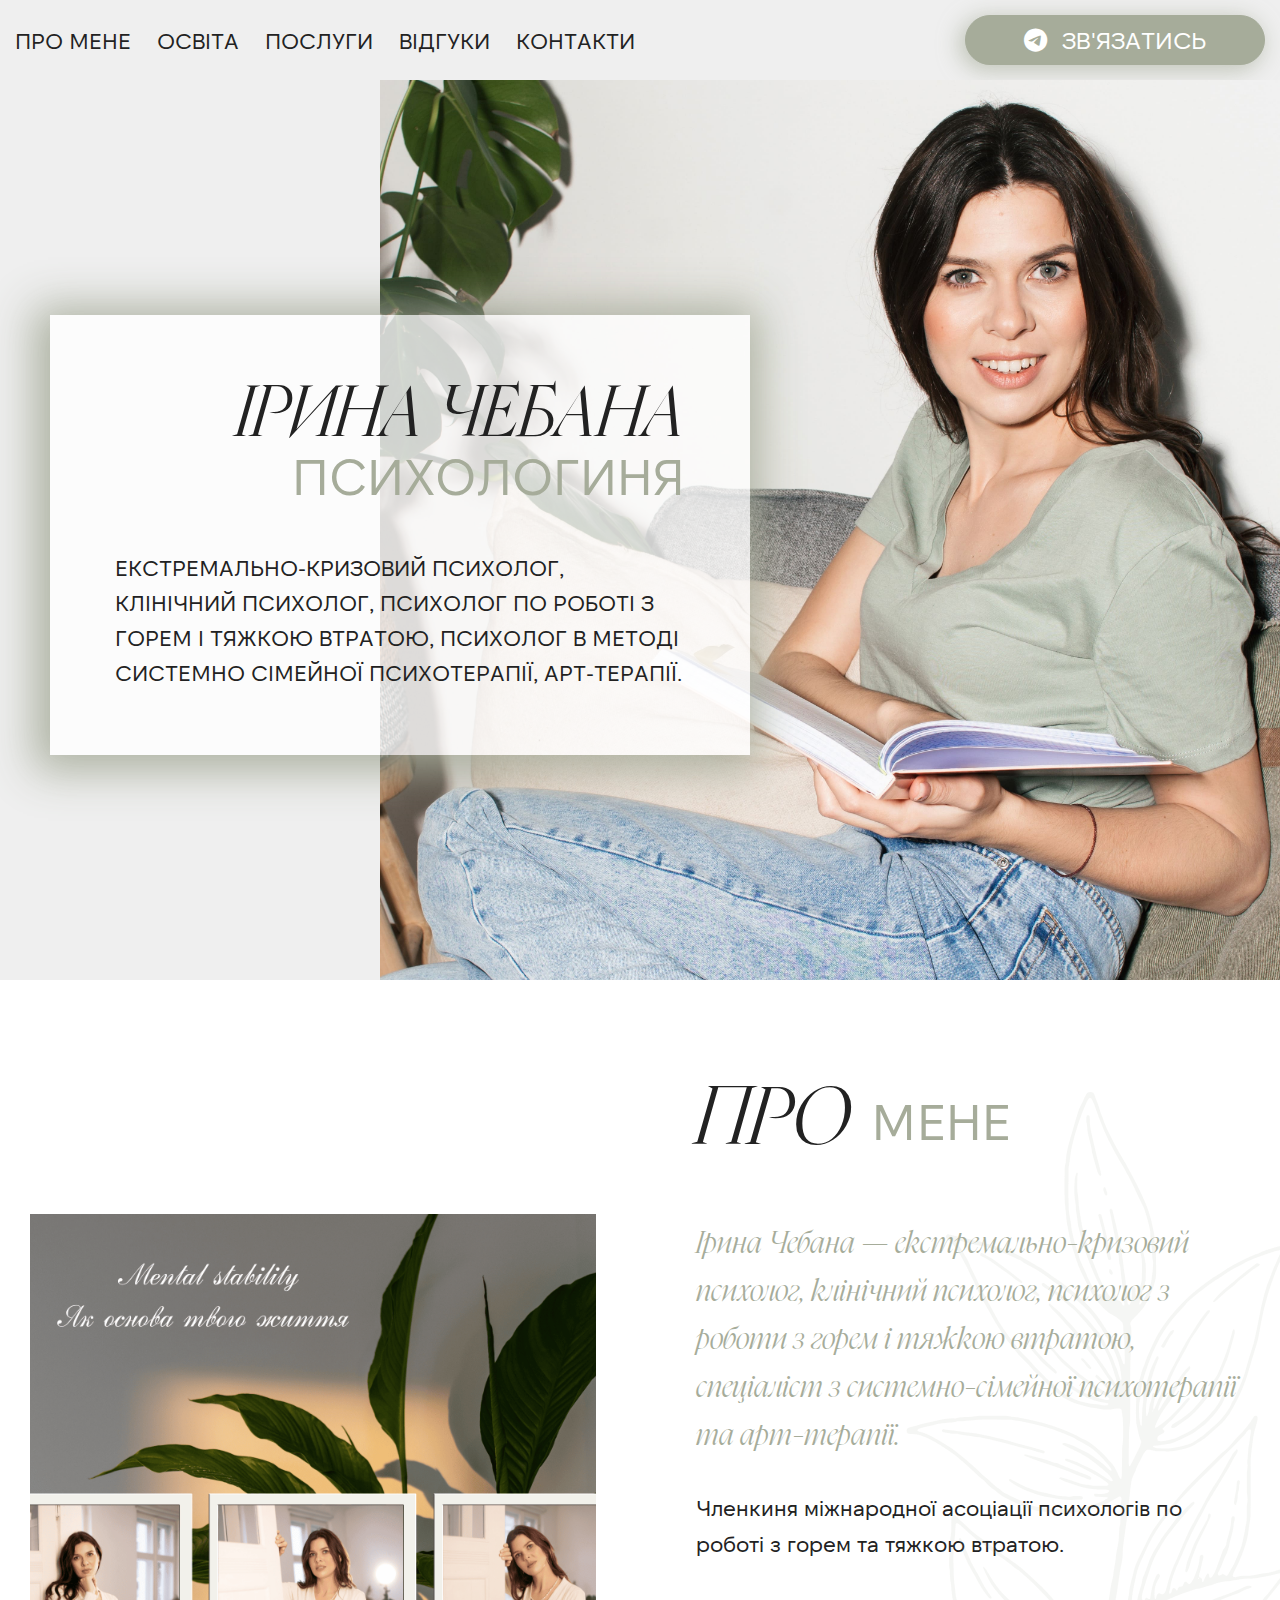
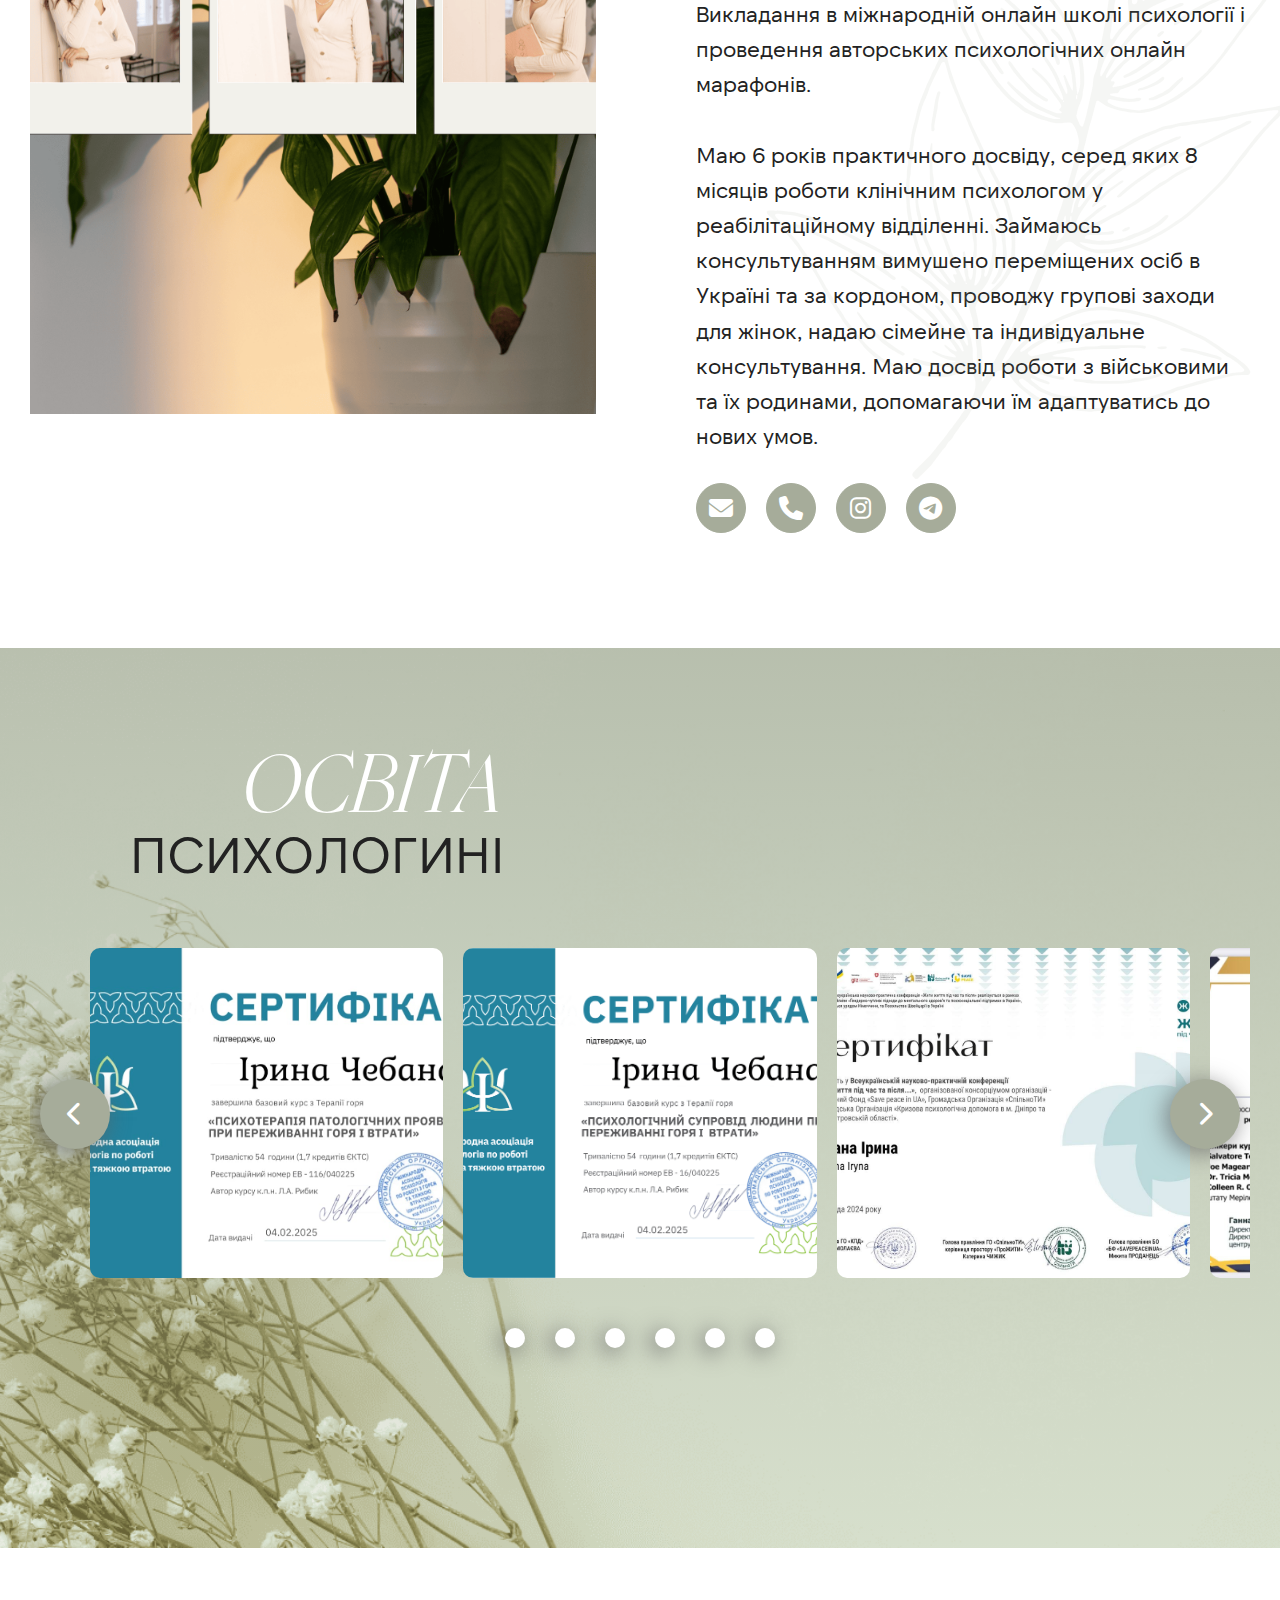
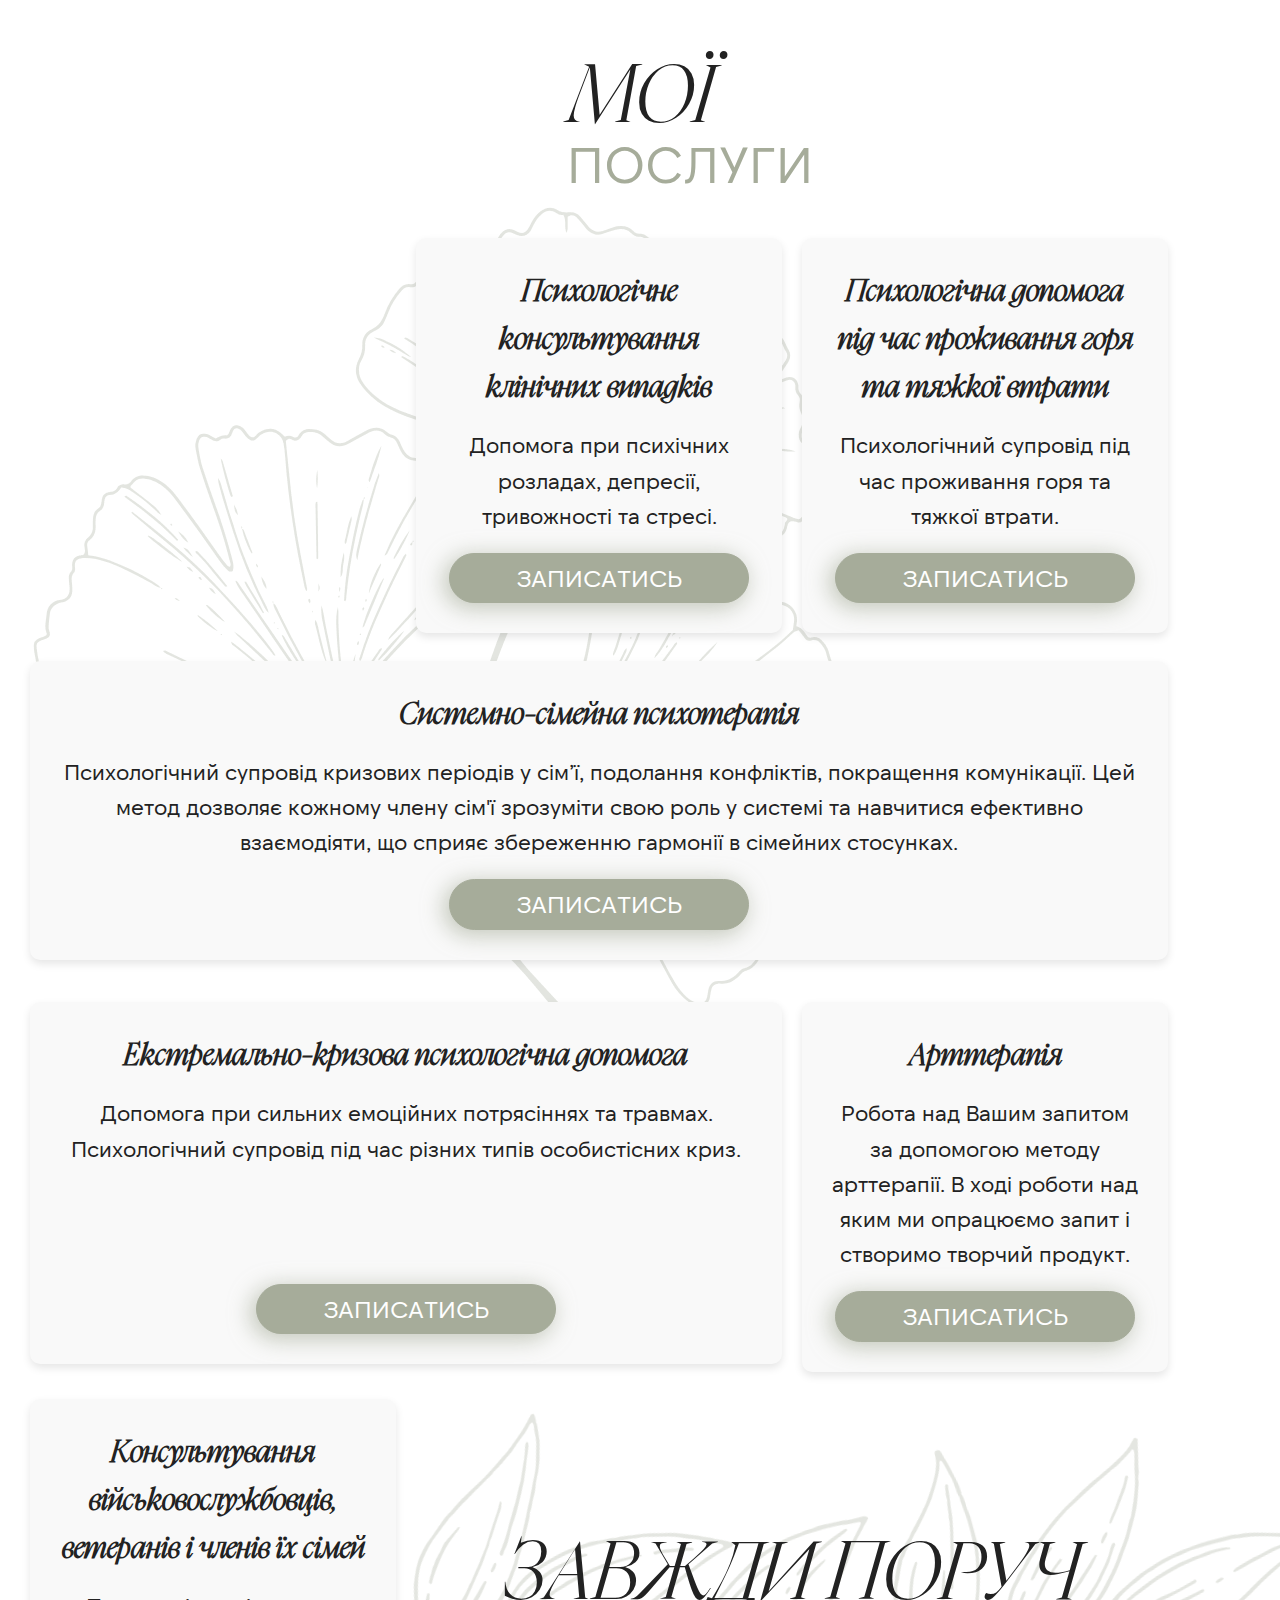
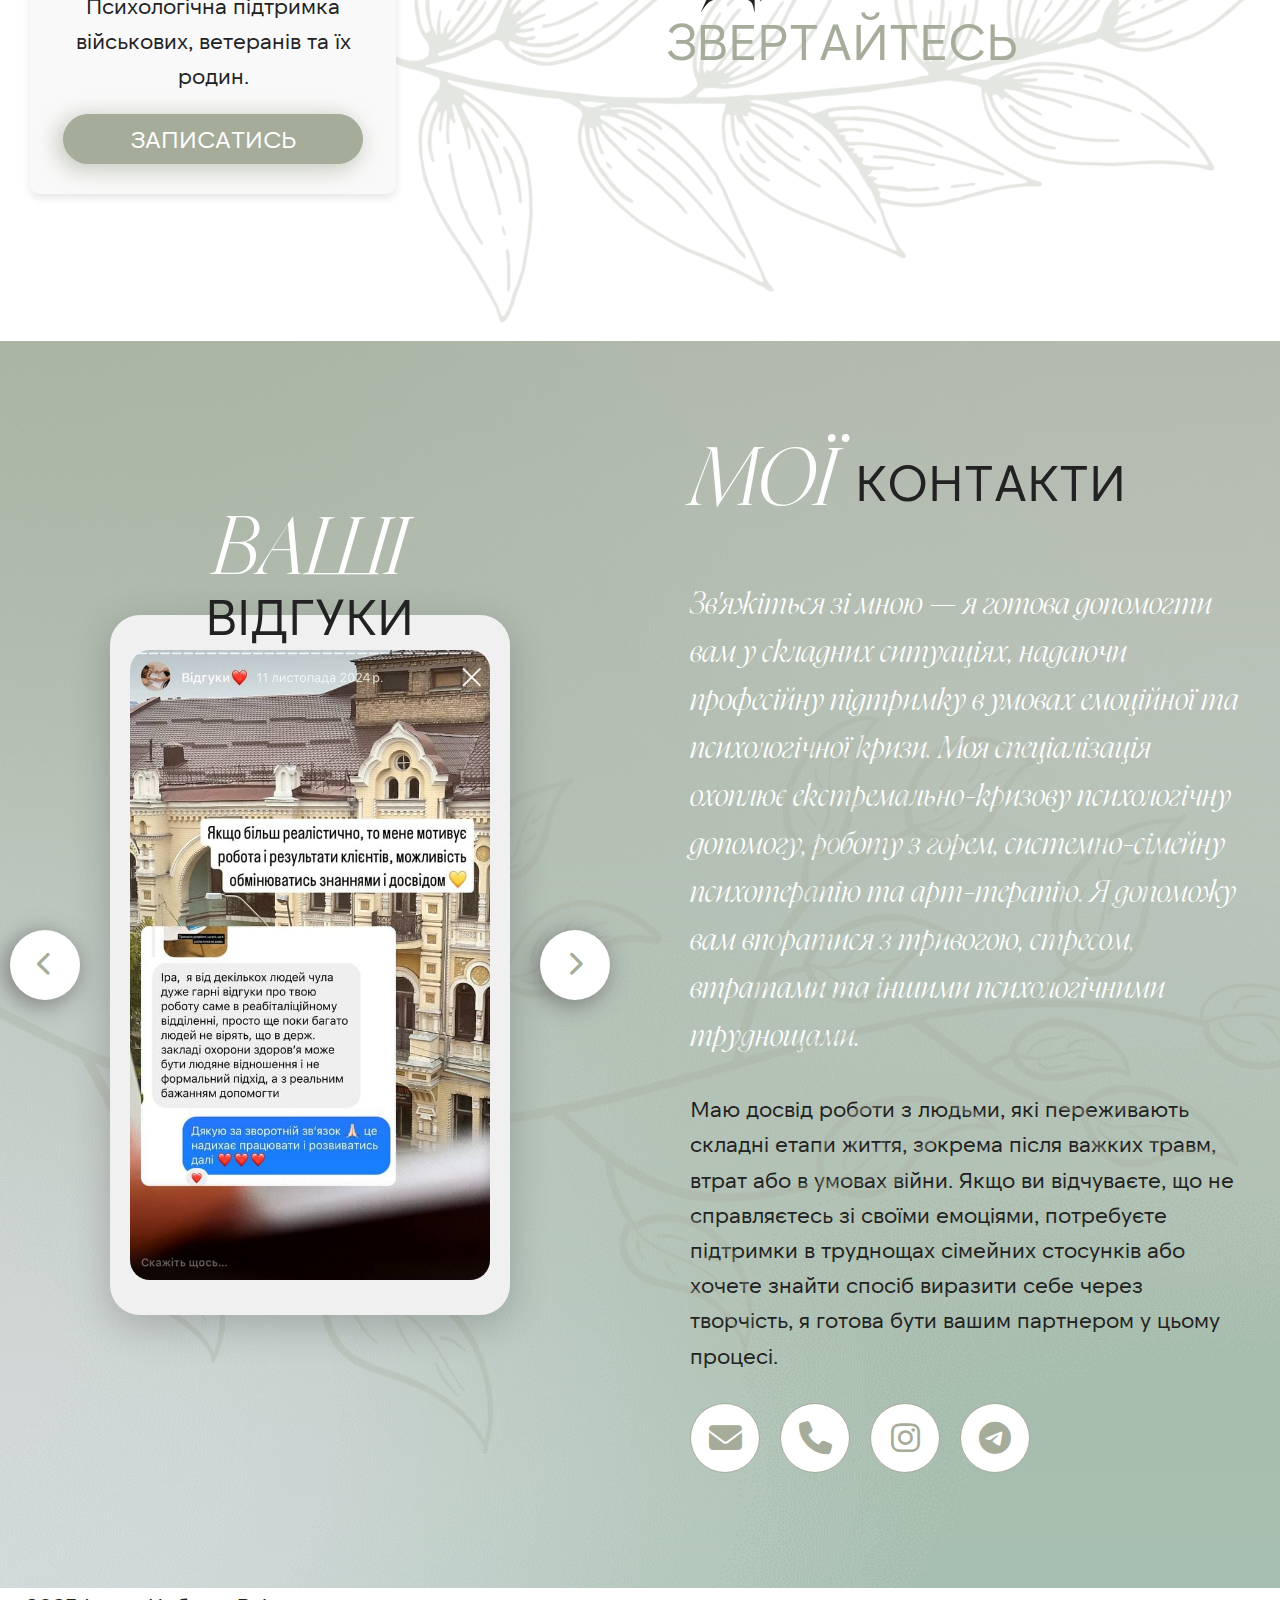
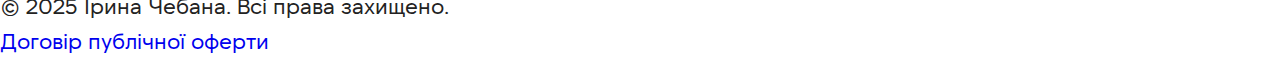
<file: index.html>
<!DOCTYPE html>
<html lang="uk">

<head>
    <meta charset="UTF-8">
    <meta name="viewport" content="width=device-width, initial-scale=1.0">
    <title>Ірина Чебана — психологиня | Клінічна терапія, робота з горем</title>
    <meta name="description"
        content="Ірина Чебана — психологиня (клінічний, кризовий психолог). Допомога при горі, втраті, сімейна терапія. Запис: t.me/ваш_tg">
    <link rel="canonical" href="https://irynachebana.github.io/psychologist/">

    <meta property="og:type" content="website">
    <meta property="og:title" content="Ірина Чебана — психологиня">
    <meta property="og:description"
        content="Клінічний і кризовий психолог. Допомагаю при горі, втратах, сімейних кризах.">
    <meta property="og:url" content="https://irynachebana.github.io/psychologist/">
    <meta property="og:image" content="https://irynachebana.github.io/psychologist/img/og-image.jpg">
    <meta name="twitter:card" content="summary_large_image">
    <link
        href="https://fonts.googleapis.com/css2?family=Playfair+Display:wght@400;700&family=Montserrat:wght@400;700&display=swap"
        rel="stylesheet">
    <link rel="stylesheet" href="https://cdnjs.cloudflare.com/ajax/libs/font-awesome/6.4.0/css/all.min.css">
    <link rel="stylesheet" href="style.css">
    <meta name="google-site-verification" content="PLJQs26yRcGVzqWhlHtPetUVViXthkvzbNG2KP62As4" />
</head>

<body id="body">
    <header id="header">
        <div class="title">
            <h1>Ірина Чебана</h1>
            <span>Психологиня</span>
        </div>
        <div class="burger" id="burger">
            <span class="line line1"></span>
            <span class="line line2"></span>
            <span class="line line3"></span>
        </div>
        <nav class="menu">
            <a href="#about">Про мене</a>
            <a href="#education">Освіта</a>
            <a href="#services">Послуги</a>
            <a href="#reviews">Відгуки</a>
            <a href="#contacts">Контакти</a>
        </nav>
        <a href="https://t.me/Chebana_psychologist" target="_blank" class="main-button">
            <i class="fab fa-telegram"></i>Зв'язатись</a>
    </header>

    <div class="hero">
        <div class="hero-content">
            <div class="hero-text">
                <div class="title">
                    <h1>Ірина Чебана</h1>
                    <span>Психологиня</span>
                </div>

                <p>Екстремально-кризовий психолог, клінічний психолог, психолог по роботі з горем і тяжкою втратою,
                    психолог в методі
                    системно сімейної психотерапії, арт-терапії.</p>
            </div>
            <div class="hero-img">
                <img src="images/photo4.jpg" alt="Ірина Чебана | Психологиня">
            </div>
        </div>
    </div>

    <section id="about">
        <img src="images/back2.png" alt="Картинка заднього фону" class="back-img">
        <div class="about-content">
            <img src="images/about.png" alt="Ірина Чебана | Психологиня">
            <div class="about-text">
                <div class="title title-row">
                    <h2>Про</h2>
                    <span>мене</span>
                </div>

                <h3>
                    Ірина Чебана — екстремально-кризовий психолог, клінічний психолог, психолог з роботи з горем і
                    тяжкою
                    втратою,
                    спеціаліст з
                    системно-сімейної психотерапії та арт-терапії.
                </h3>

                <p>
                    Членкиня міжнародної асоціації психологів по роботі з горем та тяжкою втратою. <br><br>
                    Викладання в міжнародній онлайн школі психології і проведення авторських психологічних онлайн
                    марафонів. <br><br>
                    Маю 6 років практичного досвіду, серед яких 8 місяців роботи клінічним психологом у реабілітаційному
                    відділенні.
                    Займаюсь консультуванням вимушено переміщених осіб в Україні та за кордоном, проводжу групові заходи
                    для жінок, надаю
                    сімейне та індивідуальне консультування. Маю досвід роботи з військовими та їх родинами, допомагаючи
                    їм адаптуватись до
                    нових умов.</p>

                <div class="social-icons">
                    <a href="mailto:Irincheban@gmail.com" class="social-icon" id="email">
                        <i class="fa fa-envelope"></i>
                    </a>
                    <a href="tel:+380664488329" class="social-icon" id="phone">
                        <i class="fa fa-phone"></i>
                    </a>
                    <a href="https://www.instagram.com/iryna.chebana_psychologist" class="social-icon" id="instagram"
                        target="_blank">
                        <i class="fab fa-instagram"></i>
                    </a>
                    <a href="https://t.me/Chebana_psychologist" class="social-icon" id="telegram" target="_blank">
                        <i class="fab fa-telegram"></i>
                    </a>
                </div>
            </div>
        </div>
    </section>

    <section id="education">
        <div class="title">
            <h2>Освіта</h2>
            <span>Психологині</span>
        </div>

        <div class="certificates-carousel">
            <div class="carousel-container">

                <div class="carousel-item">
                    <img src="images/2.jpeg" alt="Сертифікат">
                </div>
                <div class="carousel-item">
                    <img src="images/3.png" alt="Сертифікат">
                </div>
                <div class="carousel-item">
                    <img src="images/4.jpeg" alt="Сертифікат">
                </div>
                <div class="carousel-item">
                    <img src="images/5.jpeg" alt="Сертифікат">
                </div>
                <div class="carousel-item">
                    <img src="images/6.jpeg" alt="Сертифікат">
                </div>
                <div class="carousel-item">
                    <img src="images/7.jpeg" alt="Сертифікат">
                </div>
                <div class="carousel-item">
                    <img src="images/8.jpeg" alt="Сертифікат">
                </div>
                <div class="carousel-item">
                    <img src="images/9.jpeg" alt="Сертифікат">
                </div>
                <div class="carousel-item">
                    <img src="images/10.jpeg" alt="Сертифікат">
                </div>
                <div class="carousel-item">
                    <img src="images/11.jpeg" alt="Сертифікат">
                </div>
                <div class="carousel-item">
                    <img src="images/12.jpeg" alt="Сертифікат">
                </div>
                <div class="carousel-item">
                    <img src="images/13.jpeg" alt="Сертифікат">
                </div>
                <div class="carousel-item">
                    <img src="images/14.jpeg" alt="Сертифікат">
                </div>
                <div class="carousel-item">
                    <img src="images/15.jpeg" alt="Сертифікат">
                </div>
                <div class="carousel-item">
                    <img src="images/16.jpeg" alt="Сертифікат">
                </div>
                <div class="carousel-item">
                    <img src="images/17.jpeg" alt="Сертифікат">
                </div>
                <div class="carousel-item">
                    <img src="images/18.jpeg" alt="Сертифікат">
                </div>
                <div class="carousel-item">
                    <img src="images/19.jpeg" alt="Сертифікат">
                </div>
                <div class="carousel-item">
                    <img src="images/20.jpeg" alt="Сертифікат">
                </div>
                <div class="carousel-item">
                    <img src="images/21.jpeg" alt="Сертифікат">
                </div>
                <div class="carousel-item">
                    <img src="images/1.jpeg" alt="Сертифікат">
                </div>
            </div>
            <button class="carousel-button prev" onclick="moveSlide(-1)">
                <i class="fas fa-chevron-left"></i>
            </button>
            <button class="carousel-button next" onclick="moveSlide(1)">
                <i class="fas fa-chevron-right"></i>
            </button>
            <div class="dots">
                <span class="dot" onclick="currentSlide(0)"></span>
                <span class="dot" onclick="currentSlide(1)"></span>
                <span class="dot" onclick="currentSlide(2)"></span>
                <span class="dot" onclick="currentSlide(3)"></span>
                <span class="dot" onclick="currentSlide(4)"></span>
                <span class="dot" onclick="currentSlide(5)"></span>
            </div>
        </div>

    </section>

    <section id="services">
        <div class="title title-services">
            <h2>Мої</h2>
            <span>Послуги</span>
        </div>
        <img src="images/back.png" alt="Картинка заднього фону" class="back-img">
        <img src="images/back2.png" alt="Картинка заднього фону" class="back-img back-2">
        <div class="services-container">
            <div></div>

            <div class="service-block">
                <div class="service-content">
                    <h3>Психологічне консультування клінічних випадків</h3>
                    <p>Допомога при психічних розладах, депресії, тривожності та стресі.</p>
                </div>
                <a href="https://t.me/Chebana_psychologist" class="main-button">Записатись</a>
            </div>
            <div class="service-block">
                <div class="service-content">
                    <h3>Психологічна допомога під час проживання горя та тяжкої втрати</h3>
                    <p>Психологічний супровід під час проживання горя та тяжкої втрати.</p>
                </div>
                <a href="https://t.me/Chebana_psychologist" class="main-button">Записатись</a>
            </div>
            <div class="service-block block-1">
                <div class="service-content">
                    <h3>Системно-сімейна психотерапія</h3>
                    <p>Психологічний супровід кризових періодів у сімʼї, подолання конфліктів, покращення комунікації.
                        Цей метод дозволяє
                        кожному члену сім'ї
                        зрозуміти свою роль у системі та навчитися ефективно взаємодіяти, що сприяє збереженню гармонії
                        в сімейних стосунках.</p>
                </div>
                <a href="https://t.me/Chebana_psychologist" class="main-button">Записатись</a>
            </div>
            <div class="service-block block-2">
                <div class="service-content">
                    <h3>Екстремально-кризова психологічна допомога</h3>
                    <p>Допомога при сильних емоційних потрясіннях та травмах. Психологічний супровід під час різних
                        типів особистісних криз.</p>
                </div>
                <a href="https://t.me/Chebana_psychologist" class="main-button">Записатись</a>
            </div>

            <div class="service-block">
                <div class="service-content">
                    <h3>Арттерапія</h3>
                    <p>Робота над Вашим запитом за допомогою методу арттерапії. В ході роботи над яким ми опрацюємо
                        запит і створимо творчий
                        продукт.</p>
                </div>
                <a href="https://t.me/Chebana_psychologist" class="main-button">Записатись</a>
            </div>
            <div class="service-block">
                <div class="service-content">
                    <h3>Консультування військовослужбовців, ветеранів і членів їх сімей</h3>
                    <p>Психологічна підтримка військових, ветеранів та їх родин.</p>
                </div>
                <a href="https://t.me/Chebana_psychologist" class="main-button">Записатись</a>
            </div>
            <div class="title title-block  block-2">
                <h2>Завжди поруч</h2>
                <span>Звертайтесь</span>
            </div>
        </div>


    </section>

    <section id="reviews">
        <img src="images/back3.png" alt="Картинка заднього фону" class="back-img">
        <div class="reviews">
            <div class="mobile-phone">
                <div class="title">
                    <h2>Ваші</h2>
                    <span>Відгуки</span>
                </div>
                <div class="reviews-carousel">
                    <div class="review-carousel-container">
                        <div class="review-slide">
                            <img src="images/r1.jpeg" alt="Відгук" class="review-img">
                        </div>
                        <div class="review-slide">
                            <img src="images/r2.jpeg" alt="Відгук" class="review-img">
                        </div>
                        <div class="review-slide">
                            <img src="images/r3.jpeg" alt="Відгук" class="review-img">
                        </div>
                        <div class="review-slide">
                            <img src="images/r4.jpeg" alt="Відгук" class="review-img">
                        </div>
                        <div class="review-slide">
                            <img src="images/r5.jpeg" alt="Відгук" class="review-img">
                        </div>
                        <div class="review-slide">
                            <img src="images/r6.jpeg" alt="Відгук" class="review-img">
                        </div>
                        <div class="review-slide">
                            <img src="images/r7.jpeg" alt="Відгук" class="review-img">
                        </div>
                        <div class="review-slide">
                            <img src="images/r8.jpeg" alt="Відгук" class="review-img">
                        </div>
                        <div class="review-slide">
                            <img src="images/r9.jpeg" alt="Відгук" class="review-img">
                        </div>
                        <div class="review-slide">
                            <img src="images/r10.jpeg" alt="Відгук" class="review-img">
                        </div>
                    </div>

                </div>
                <button class="carousel-button prev" onclick="moveReviewSlides(-1)">
                    <i class="fas fa-chevron-left"></i>
                </button>
                <button class="carousel-button next" onclick="moveReviewSlides(1)">
                    <i class="fas fa-chevron-right"></i>
                </button>
            </div>
        </div>

        <div id="contacts">
            <div class="contacts">
                <div class="about-text">
                    <div class="title title-row">
                        <h2>Мої</h2>
                        <span>Контакти</span>
                    </div>

                    <h3>
                        Зв'яжіться зі мною — я готова допомогти вам у складних ситуаціях, надаючи професійну підтримку в
                        умовах емоційної та
                        психологічної кризи. Моя спеціалізація охоплює екстремально-кризову психологічну допомогу,
                        роботу з горем,
                        системно-сімейну психотерапію та арт-терапію. Я допоможу вам впоратися з тривогою, стресом,
                        втратами та іншими
                        психологічними труднощами.

                    </h3>
                    <p>
                        Маю досвід роботи з людьми, які переживають складні етапи життя, зокрема після важких травм,
                        втрат або в умовах війни.
                        Якщо ви відчуваєте, що не справляєтесь зі своїми емоціями, потребуєте підтримки в труднощах
                        сімейних стосунків або
                        хочете знайти спосіб виразити себе через творчість, я готова бути вашим партнером у цьому
                        процесі.</p>

                    <div class="social-icons">
                        <a href="mailto:Irincheban@gmail.com" class="social-icon" id="email">
                            <i class="fa fa-envelope"></i>
                        </a>
                        <a href="tel:+380664488329" class="social-icon" id="phone">
                            <i class="fa fa-phone"></i>
                        </a>
                        <a href="https://www.instagram.com/iryna.chebana_psychologist" class="social-icon"
                            id="instagram" target="_blank">
                            <i class="fab fa-instagram"></i>
                        </a>
                        <a href="https://t.me/Chebana_psychologist" class="social-icon" id="telegram" target="_blank">
                            <i class="fab fa-telegram"></i>
                        </a>
                    </div>
                </div>
            </div>
        </div>
    </section>

    <footer>
        <p>© 2025 Ірина Чебана. Всі права захищено.</p>
        <a href="contract.html" target="_blank">Договір публічної оферти</a>
    </footer>

    <script>
        const burger = document.getElementById('burger');
        const header = document.getElementById('header');
        const body = document.getElementById('body');

        burger.addEventListener('click', () => {
            header.classList.toggle('active');
            burger.classList.toggle('active');
            body.classList.toggle('active');
        });

        let index = 0;

        function moveSlide(step) {
            const items = document.querySelectorAll('.carousel-item');
            const itemsPerSlide = 1;
            index += step;

            const totalItems = items.length;
            const maxIndex = Math.ceil(totalItems / itemsPerSlide) - 1;

            if (index > maxIndex) {
                index = 0;
            } else if (index < 0) {
                index = maxIndex;
            }

            const carouselContainer = document.querySelector('.carousel-container');
            carouselContainer.style.transform = `translateX(-${index * 100}%)`;

            updateDots();
        }

        function currentSlide(n) {
            index = n;
            const carouselContainer = document.querySelector('.carousel-container');
            carouselContainer.style.transform = `translateX(-${index * 100}%)`;

            updateDots();
        }

        function updateDots() {
            const dots = document.querySelectorAll('.dot');
            dots.forEach(dot => dot.classList.remove('active'));
            dots[index].classList.add('active');
        }


        let reviewIndex = 0;

        function moveReviewSlides(step) {
            const reviewItems = document.querySelectorAll('.review-slide');
            const totalReviewItems = reviewItems.length;
            reviewIndex += step;

            if (reviewIndex >= totalReviewItems) {
                reviewIndex = 0;
            } else if (reviewIndex < 0) {
                reviewIndex = totalReviewItems - 1;
            }

            const reviewCarousel = document.querySelector('.review-carousel-container');
            reviewCarousel.style.transform = `translateX(-${reviewIndex * 100}%)`;
        }


    </script>
    <script type="application/ld+json">
    {
      "@context": "https://schema.org",
      "@type": "ProfilePage",
      "mainEntity": {
        "@type": "Person",
        "name": "Ірина Чебана",
        "url": "https://irynachebana.github.io/psychologist/",
        "jobTitle": "Психологиня, клінічний психолог",
        "image": "https://irynachebana.github.io/psychologist/images/photo4.jpg",
        "sameAs": [
          "https://www.instagram.com/iryna.chebana_psychologist",
          "https://t.me/Chebana_psychologist"
        ]
      }
    }
    </script>

</body>

</html>
</file>
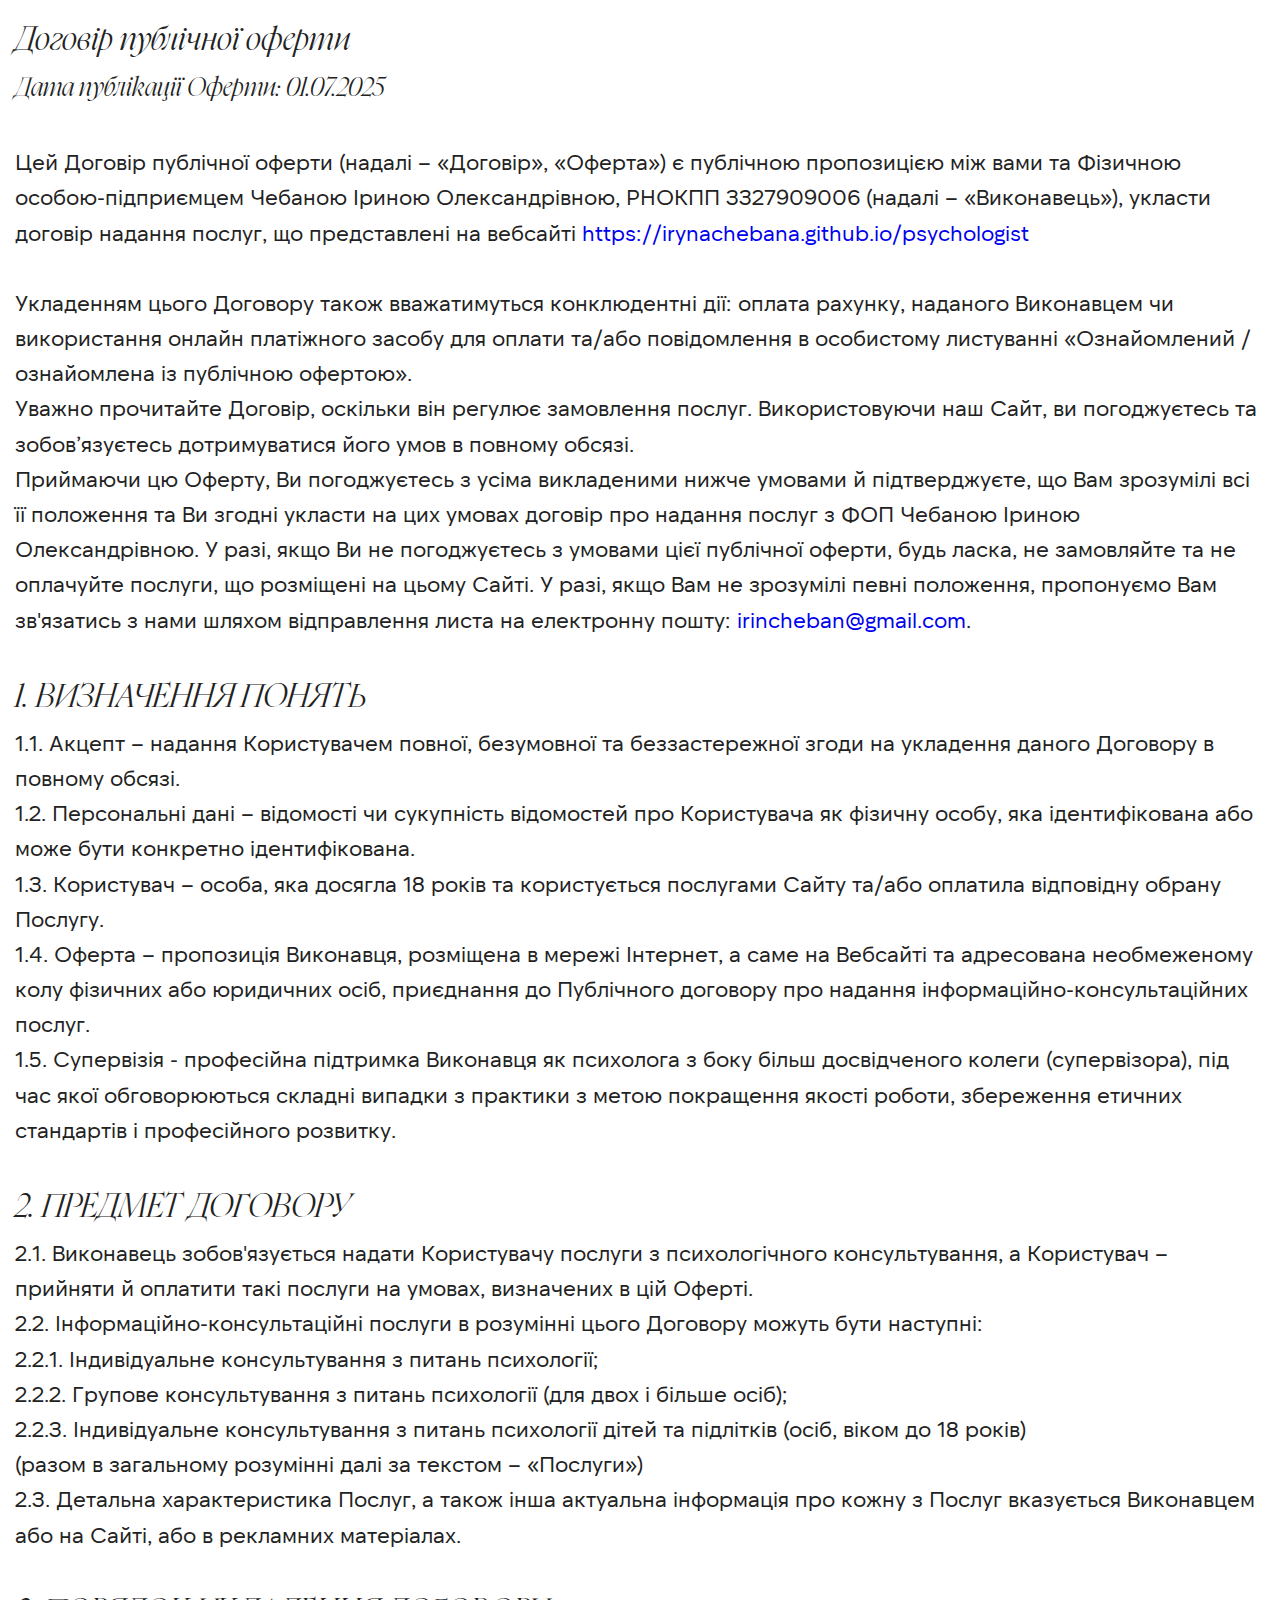
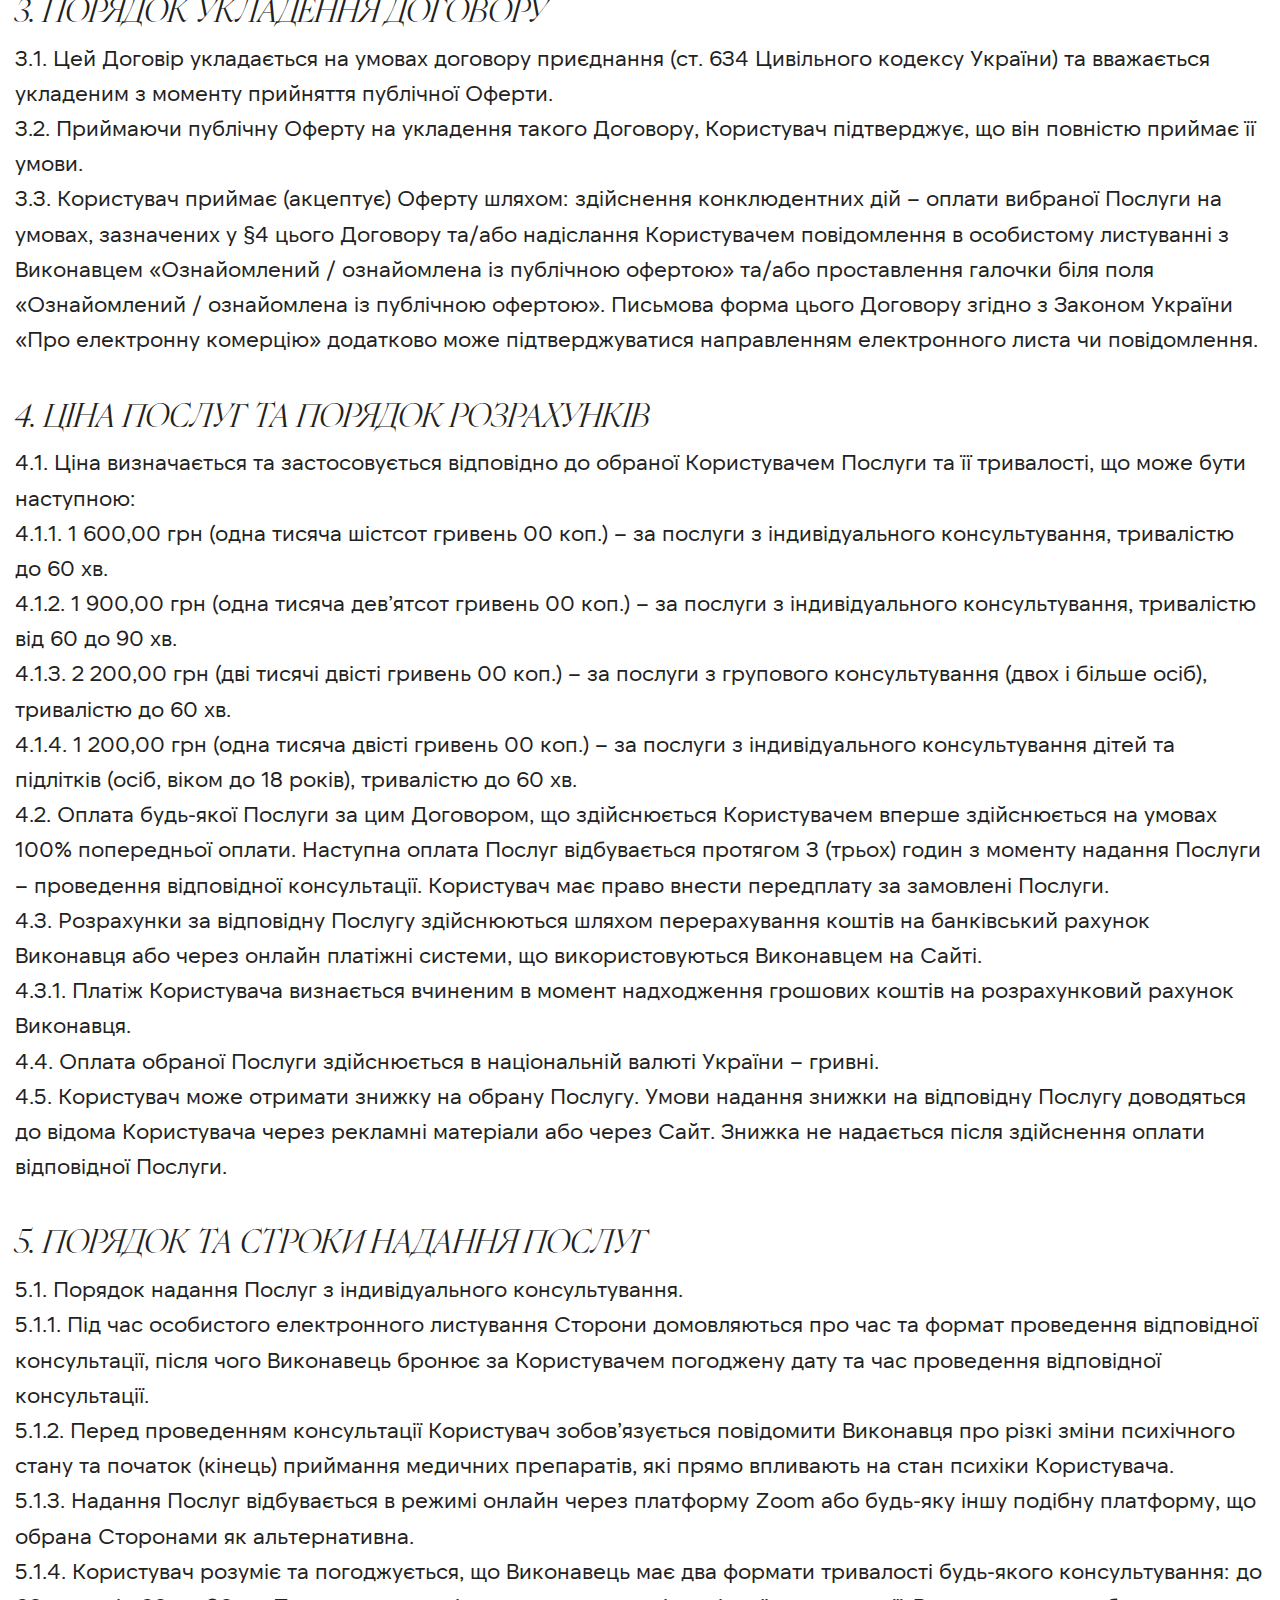
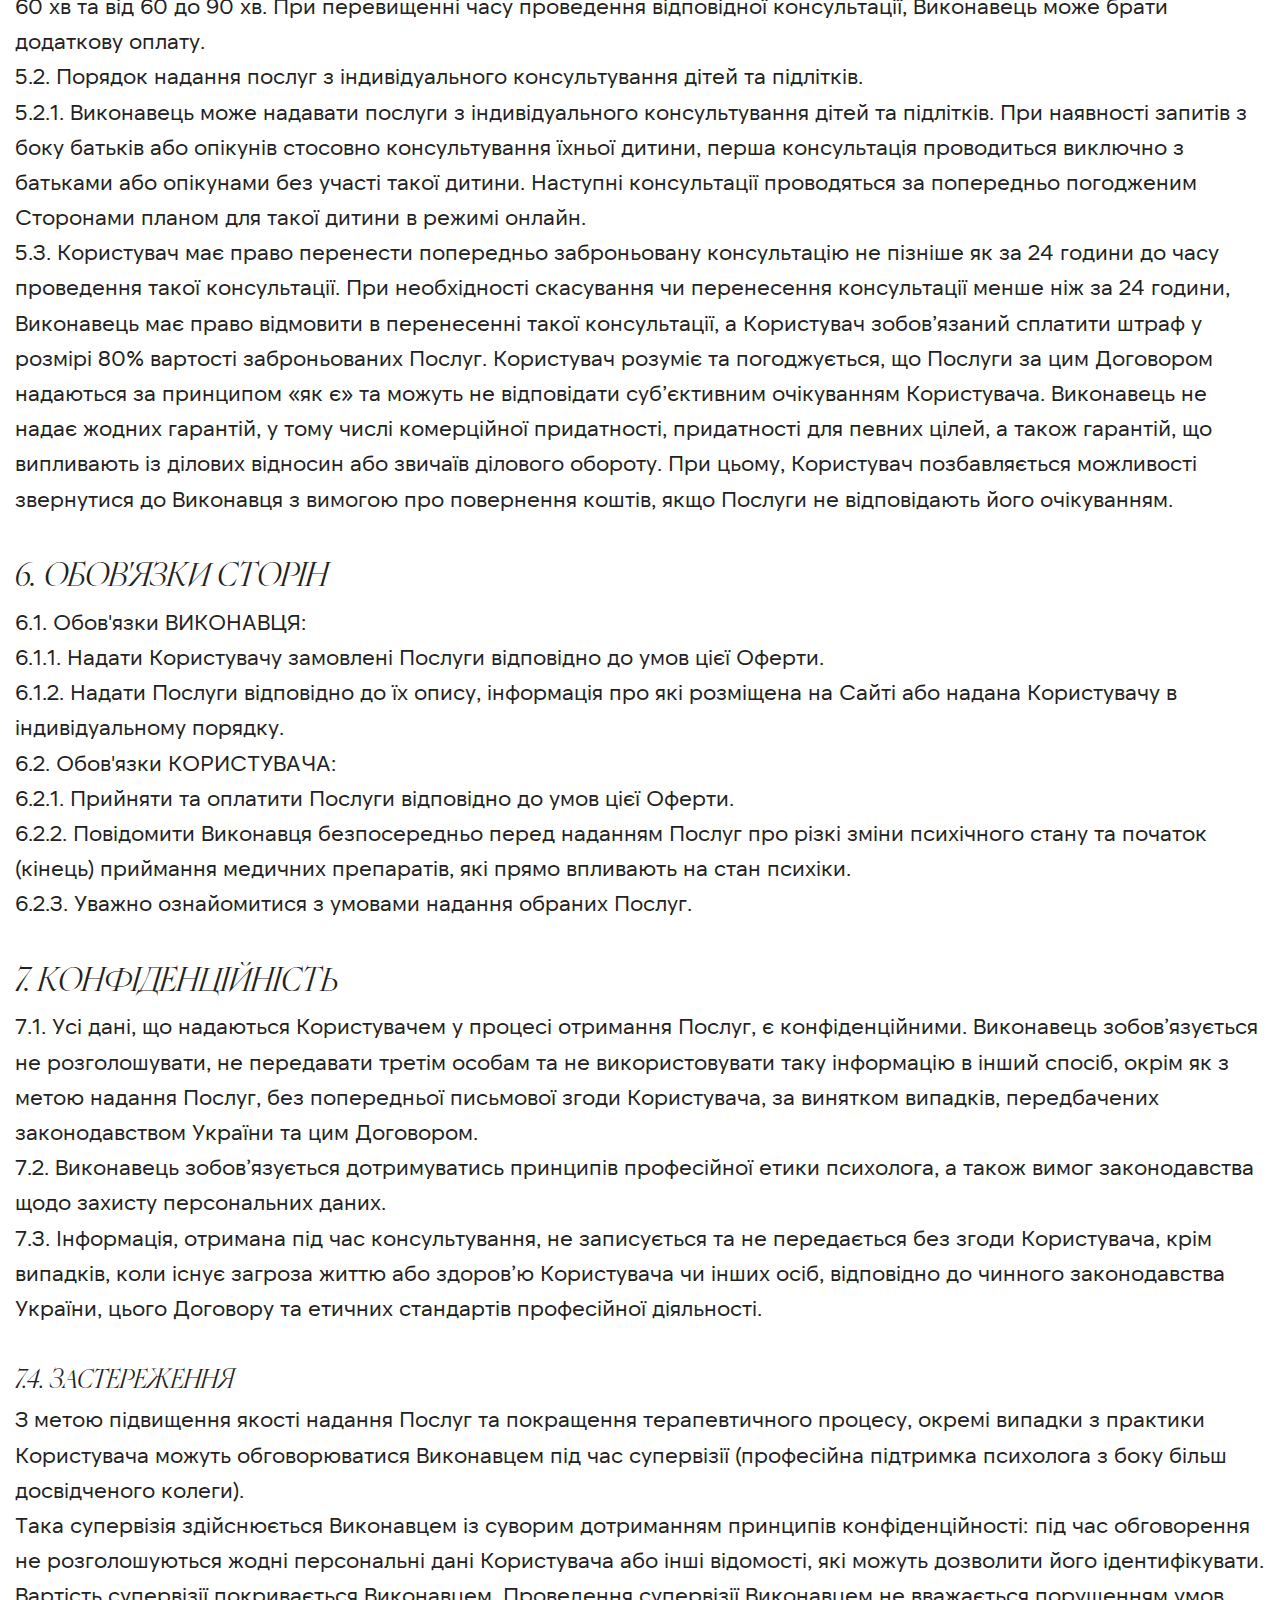
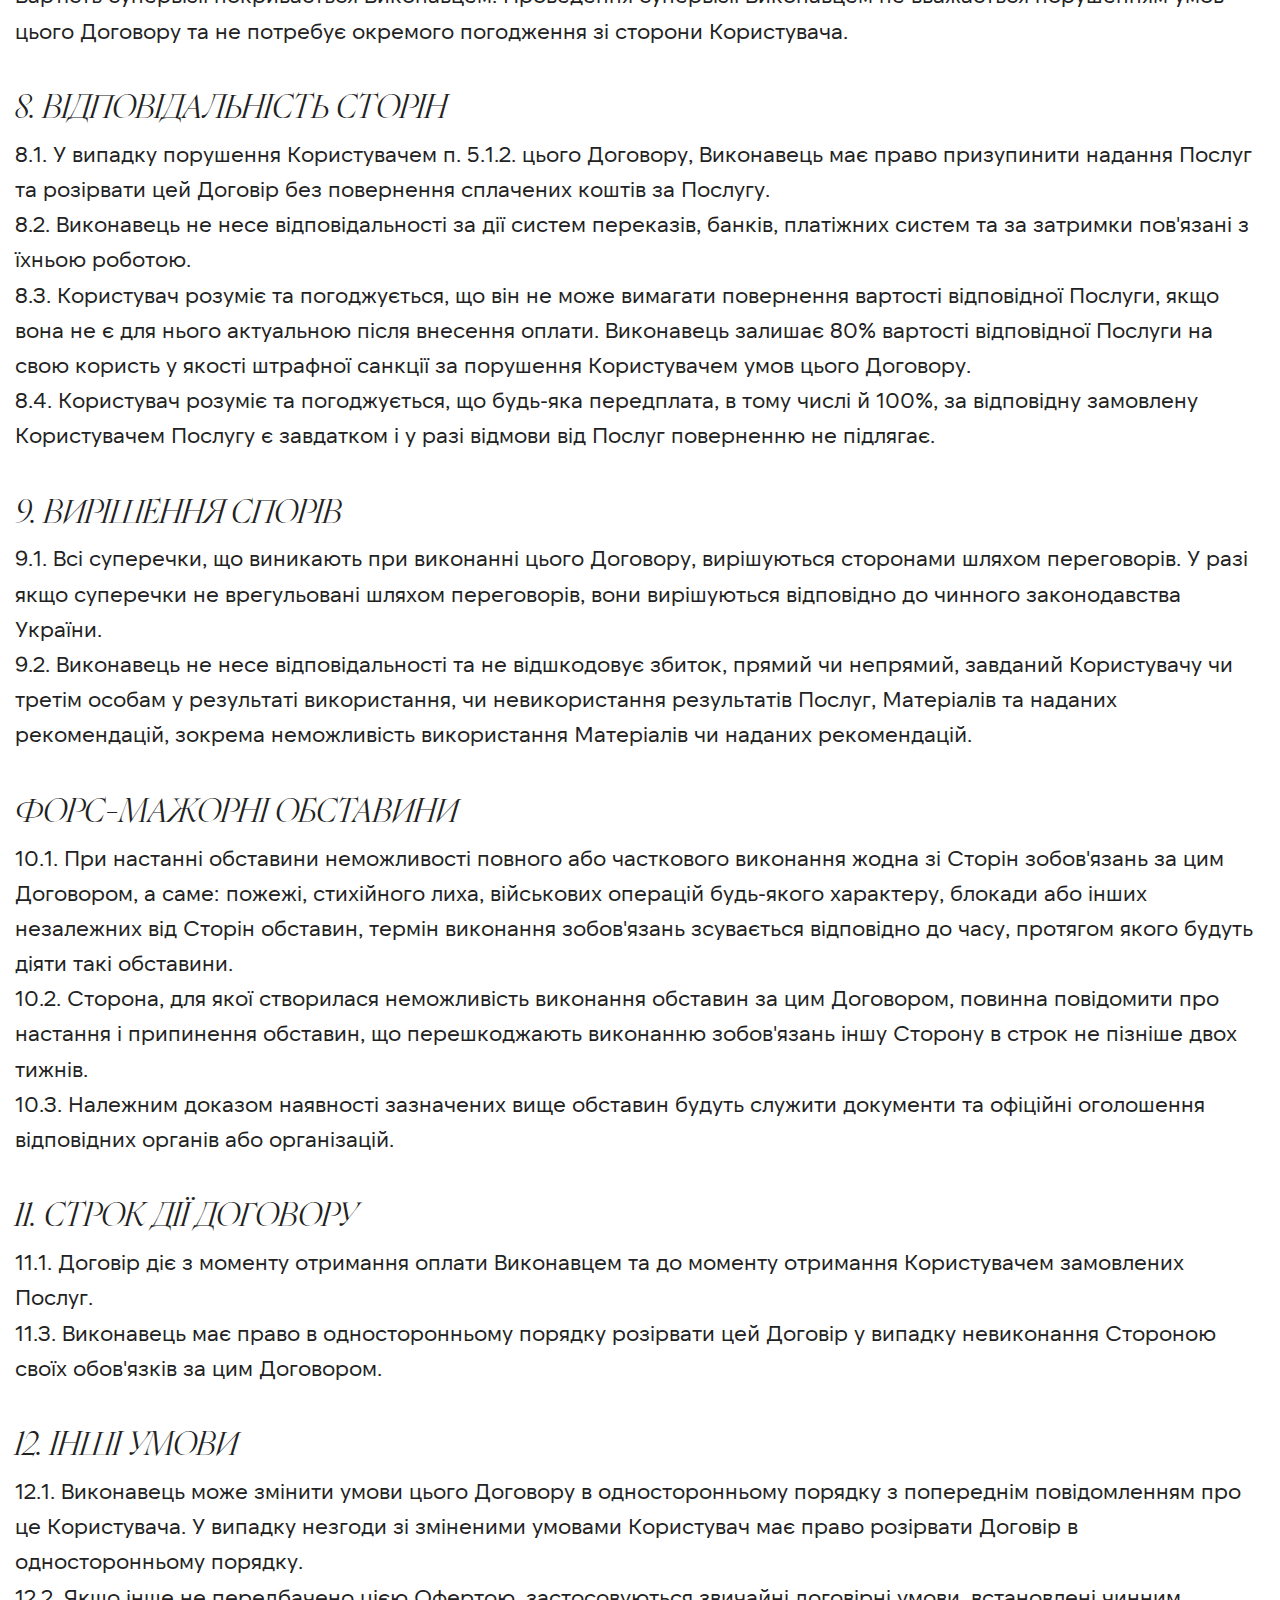
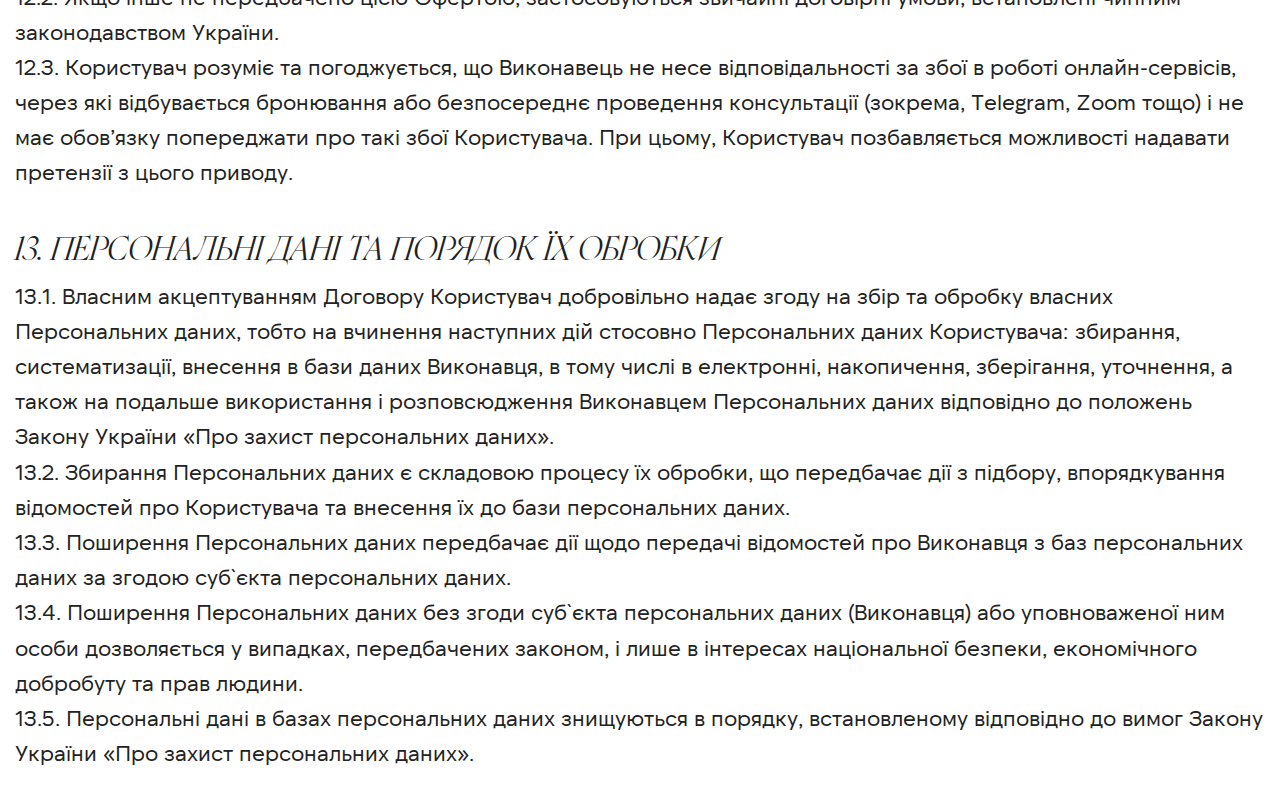
<file: contract.html>
<!DOCTYPE html>
<html lang="en">

<head>
    <meta charset="UTF-8">
    <meta name="viewport" content="width=device-width, initial-scale=1.0">
    <title>Договір публічної оферти</title>
    <link rel="stylesheet" href="style.css">
    <style>
        body {
            padding: 15px;
        }

        .break-word {
            word-break: break-word;
            overflow-wrap: break-word;
            white-space: normal;
        }
    </style>
</head>

<body>

    <h2>Договір публічної оферти</h2>

    <h3>Дата публікації Оферти: 01.07.2025</h3>
    <br>

    <p>Цей Договір публічної оферти (надалі – «Договір», «Оферта») є публічною пропозицією між вами та Фізичною
        особою-підприємцем Чебаною Іриною Олександрівною, РНОКПП 3327909006 (надалі – «Виконавець»), укласти договір
        надання
        послуг, що представлені на вебсайті <a class="break-word" target="_blank"
            href="https://irynachebana.github.io/psychologist">https://irynachebana.github.io/psychologist</a> </p> <br>

    <p>Укладенням цього Договору також вважатимуться конклюдентні дії: оплата рахунку, наданого Виконавцем чи
        використання
        онлайн платіжного засобу для оплати та/або повідомлення в особистому листуванні «Ознайомлений / ознайомлена із
        публічною офертою». </p>

    <p>Уважно прочитайте Договір, оскільки він регулює замовлення послуг. Використовуючи наш Сайт, ви погоджуєтесь та
        зобов’язуєтесь дотримуватися його умов в повному обсязі.
    </p>
    <p>Приймаючи цю Оферту, Ви погоджуєтесь з усіма викладеними нижче умовами й підтверджуєте, що Вам зрозумілі всі її
        положення та Ви згодні укласти на цих умовах договір про надання послуг з ФОП Чебаною Іриною Олександрівною.
        У разі, якщо Ви не погоджуєтесь з умовами цієї публічної оферти, будь ласка, не замовляйте та не оплачуйте
        послуги,
        що розміщені на цьому Сайті.
        У разі, якщо Вам не зрозумілі певні положення, пропонуємо Вам зв'язатись з нами шляхом відправлення листа на
        електронну
        пошту: <a href="mailto:irincheban@gmail.com">irincheban@gmail.com</a>.</p> <br>

    <h2>1. ВИЗНАЧЕННЯ ПОНЯТЬ</h2>
    <p> 1.1. Акцепт – надання Користувачем повної, безумовної та беззастережної згоди на укладення даного Договору в
        повному
        обсязі.</p>
    <p> 1.2. Персональні дані – відомості чи сукупність відомостей про Користувача як фізичну особу, яка ідентифікована
        або
        може бути конкретно ідентифікована.</p>
    <p> 1.3. Користувач – особа, яка досягла 18 років та користується послугами Сайту та/або оплатила відповідну обрану
        Послугу.</p>
    <p> 1.4. Оферта – пропозиція Виконавця, розміщена в мережі Інтернет, а саме на Вебсайті та адресована необмеженому
        колу
        фізичних або юридичних осіб, приєднання до Публічного договору про надання інформаційно-консультаційних послуг.
    </p>
    <p> 1.5. Супервізія - професійна підтримка Виконавця як психолога з боку більш досвідченого колеги (супервізора),
        під
        час
        якої обговорюються складні випадки з практики з метою покращення якості роботи, збереження етичних стандартів і
        професійного розвитку.</p> <br>

    <h2>2. ПРЕДМЕТ ДОГОВОРУ</h2>
    <p>2.1. Виконавець зобов'язується надати Користувачу послуги з психологічного консультування, а Користувач –
        прийняти й
        оплатити такі послуги на умовах, визначених в цій Оферті.</p>
    <p> 2.2. Інформаційно-консультаційні послуги в розумінні цього Договору можуть бути наступні:</p>
    <p>2.2.1. Індивідуальне консультування з питань психології;</p>
    <p>2.2.2. Групове консультування з питань психології (для двох і більше осіб);</p>
    <p>2.2.3. Індивідуальне консультування з питань психології дітей та підлітків (осіб, віком до 18 років)</p>
    (разом в загальному розумінні далі за текстом – «Послуги»)</p>
    <p>2.3. Детальна характеристика Послуг, а також інша актуальна інформація про кожну з Послуг вказується Виконавцем
        або
        на
        Сайті, або в рекламних матеріалах.</p> <br>

    <h2> 3. ПОРЯДОК УКЛАДЕННЯ ДОГОВОРУ</h2>
    <p> 3.1. Цей Договір укладається на умовах договору приєднання (ст. 634 Цивільного кодексу України) та вважається
        укладеним з моменту прийняття публічної Оферти.</p>
    <p> 3.2. Приймаючи публічну Оферту на укладення такого Договору, Користувач підтверджує, що він повністю приймає її
        умови.</p>
    <p> 3.3. Користувач приймає (акцептує) Оферту шляхом: здійснення конклюдентних дій – оплати вибраної Послуги на
        умовах,
        зазначених у §4 цього Договору та/або надіслання Користувачем повідомлення в особистому листуванні з Виконавцем
        «Ознайомлений / ознайомлена із публічною офертою» та/або проставлення галочки біля поля «Ознайомлений /
        ознайомлена
        із публічною офертою». Письмова форма цього Договору згідно з Законом України «Про електронну комерцію»
        додатково може
        підтверджуватися направленням електронного листа чи повідомлення.</p> <br>

    <h2> 4. ЦІНА ПОСЛУГ ТА ПОРЯДОК РОЗРАХУНКІВ</h2>
    <p> 4.1. Ціна визначається та застосовується відповідно до обраної Користувачем Послуги та її тривалості, що може
        бути
        наступною:</p>
    <p> 4.1.1. 1 600,00 грн (одна тисяча шістсот гривень 00 коп.) – за послуги з індивідуального консультування,
        тривалістю до 60 хв. </p>
    <p>4.1.2. 1 900,00 грн (одна тисяча девʼятсот гривень 00 коп.) – за послуги з індивідуального консультування,
        тривалістю
        від 60 до 90 хв. </p>
    <p> 4.1.3. 2 200,00 грн (дві тисячі двісті гривень 00 коп.) – за послуги з групового консультування (двох і більше
        осіб),
        тривалістю до 60 хв. </p>
    <p> 4.1.4. 1 200,00 грн (одна тисяча двісті гривень 00 коп.) – за послуги з індивідуального консультування дітей та
        підлітків (осіб, віком до 18 років), тривалістю до 60 хв.</p>
    <p> 4.2. Оплата будь-якої Послуги за цим Договором, що здійснюється Користувачем вперше здійснюється на умовах 100%
        попередньої оплати. Наступна оплата Послуг відбувається протягом 3 (трьох) годин з моменту надання Послуги –
        проведення
        відповідної консультації. Користувач має право внести передплату за замовлені Послуги.</p>
    <p> 4.3. Розрахунки за відповідну Послугу здійснюються шляхом перерахування коштів на банківський рахунок Виконавця
        або
        через онлайн платіжні системи, що використовуються Виконавцем на Сайті.</p>
    <p> 4.3.1. Платіж Користувача визнається вчиненим в момент надходження грошових коштів на розрахунковий рахунок
        Виконавця.</p>
    <p> 4.4. Оплата обраної Послуги здійснюється в національній валюті України – гривні.</p>
    <p> 4.5. Користувач може отримати знижку на обрану Послугу. Умови надання знижки на відповідну Послугу доводяться до
        відома
        Користувача через рекламні матеріали або через Сайт. Знижка не надається після здійснення оплати відповідної
        Послуги.</p> <br>

    <h2> 5. ПОРЯДОК ТА СТРОКИ НАДАННЯ ПОСЛУГ</h2>
    <p> 5.1. Порядок надання Послуг з індивідуального консультування.</p>
    <p> 5.1.1. Під час особистого електронного листування Сторони домовляються про час та формат проведення відповідної
        консультації, після чого Виконавець бронює за Користувачем погоджену дату та час проведення відповідної
        консультації.</p>
    <p> 5.1.2. Перед проведенням консультації Користувач зобовʼязується повідомити Виконавця про різкі зміни психічного
        стану та
        початок (кінець) приймання медичних препаратів, які прямо впливають на стан психіки Користувача.</p>
    <p> 5.1.3. Надання Послуг відбувається в режимі онлайн через платформу Zoom або будь-яку іншу подібну платформу, що
        обрана
        Сторонами як альтернативна.</p>
    <p> 5.1.4. Користувач розуміє та погоджується, що Виконавець має два формати тривалості будь-якого консультування:
        до 60
        хв
        та від 60 до 90 хв.
        При перевищенні часу проведення відповідної консультації, Виконавець може брати додаткову оплату.</p>
    <p>5.2. Порядок надання послуг з індивідуального консультування дітей та підлітків.</p>
    <p>5.2.1. Виконавець може надавати послуги з індивідуального консультування дітей та підлітків. При наявності
        запитів з
        боку батьків або опікунів стосовно консультування їхньої дитини, перша консультація проводиться виключно з
        батьками
        або
        опікунами без участі такої дитини. Наступні консультації проводяться за попередньо погодженим Сторонами планом
        для
        такої
        дитини в режимі онлайн.</p>
    <p>5.3. Користувач має право перенести попередньо заброньовану консультацію не пізніше як за 24 години до часу
        проведення
        такої консультації. При необхідності скасування чи перенесення консультації менше ніж за 24 години, Виконавець
        має
        право
        відмовити в перенесенні такої консультації, а Користувач зобовʼязаний сплатити штраф у розмірі 80% вартості
        заброньованих Послуг.
        Користувач розуміє та погоджується, що Послуги за цим Договором надаються за принципом «як є» та можуть не
        відповідати
        субʼєктивним очікуванням Користувача. Виконавець не надає жодних гарантій, у тому числі комерційної придатності,
        придатності для певних цілей, а також гарантій, що випливають із ділових відносин або звичаїв ділового обороту.
        При
        цьому, Користувач позбавляється можливості звернутися до Виконавця з вимогою про повернення коштів, якщо Послуги
        не
        відповідають його очікуванням. </p><br>

    <h2> 6. ОБОВ'ЯЗКИ СТОРІН</h2>
    <p> 6.1. Обов'язки ВИКОНАВЦЯ:</p>
    <p> 6.1.1. Надати Користувачу замовлені Послуги відповідно до умов цієї Оферти.</p>
    <p> 6.1.2. Надати Послуги відповідно до їх опису, інформація про які розміщена на Сайті або надана Користувачу в
        індивідуальному порядку.</p>
    <p>6.2. Обов'язки КОРИСТУВАЧА:</p>
    <p>6.2.1. Прийняти та оплатити Послуги відповідно до умов цієї Оферти.</p>
    <p>6.2.2. Повідомити Виконавця безпосередньо перед наданням Послуг про різкі зміни психічного стану та початок
        (кінець)
        приймання медичних препаратів, які прямо впливають на стан психіки.</p>
    <p>6.2.3. Уважно ознайомитися з умовами надання обраних Послуг. </p><br>

    <h2> 7. КОНФІДЕНЦІЙНІСТЬ</h2>
    <p> 7.1. Усі дані, що надаються Користувачем у процесі отримання Послуг, є конфіденційними. Виконавець
        зобов’язується не
        розголошувати, не передавати третім особам та не використовувати таку інформацію в інший спосіб, окрім як з
        метою
        надання Послуг, без попередньої письмової згоди Користувача, за винятком випадків, передбачених законодавством
        України
        та цим Договором.</p>
    <p> 7.2. Виконавець зобов’язується дотримуватись принципів професійної етики психолога, а також вимог законодавства
        щодо
        захисту персональних даних.</p>
    <p> 7.3. Інформація, отримана під час консультування, не записується та не передається без згоди Користувача, крім
        випадків,
        коли існує загроза життю або здоров’ю Користувача чи інших осіб, відповідно до чинного законодавства України,
        цього
        Договору та етичних стандартів професійної діяльності. </p><br>
    <h3>7.4. ЗАСТЕРЕЖЕННЯ</h3>
    <p> З метою підвищення якості надання Послуг та покращення терапевтичного процесу, окремі випадки з практики
        Користувача можуть обговорюватися Виконавцем під час супервізії (професійна підтримка психолога з боку більш
        досвідченого
        колеги). <br>
        Така супервізія здійснюється Виконавцем із суворим дотриманням принципів конфіденційності: під час обговорення
        не розголошуються жодні персональні дані Користувача або інші відомості, які можуть дозволити його
        ідентифікувати. <br>
        Вартість супервізії покривається Виконавцем. Проведення супервізії Виконавцем не вважається порушенням умов
        цього
        Договору та не потребує окремого погодження зі сторони Користувача. </p> <br>

    <h2> 8. ВІДПОВІДАЛЬНІСТЬ СТОРІН</h2>
    <p> 8.1. У випадку порушення Користувачем п. 5.1.2. цього Договору, Виконавець має право призупинити надання Послуг
        та
        розірвати цей Договір без повернення сплачених коштів за Послугу. </p>
    <p>8.2. Виконавець не несе відповідальності за дії систем переказів, банків, платіжних систем та за затримки
        пов'язані з їхньою роботою.</p>
    <p>8.3. Користувач розуміє та погоджується, що він не може вимагати повернення вартості відповідної Послуги, якщо
        вона не є для нього актуальною після внесення оплати. Виконавець залишає 80% вартості відповідної Послуги на
        свою користь
        у якості штрафної санкції за порушення Користувачем умов цього Договору.</p>
    <p> 8.4. Користувач розуміє та погоджується, що будь-яка передплата, в тому числі й 100%, за відповідну замовлену
        Користувачем Послугу є завдатком і у разі відмови від Послуг поверненню не підлягає.</p> <br>

    <h2>9. ВИРІШЕННЯ СПОРІВ</h2>
    <p>9.1. Всі суперечки, що виникають при виконанні цього Договору, вирішуються сторонами шляхом переговорів. У разі
        якщо суперечки не врегульовані шляхом переговорів, вони вирішуються відповідно до чинного законодавства України.
    </p>
    <p> 9.2. Виконавець не несе відповідальності та не відшкодовує збиток, прямий чи непрямий, завданий Користувачу чи
        третім особам у результаті використання, чи невикористання результатів Послуг, Матеріалів та наданих
        рекомендацій, зокрема неможливість використання Матеріалів чи наданих рекомендацій. </p><br>

    <h2> ФОРС-МАЖОРНІ ОБСТАВИНИ</h2>
    <p> 10.1. При настанні обставини неможливості повного або часткового виконання жодна зі Сторін зобов'язань за цим
        Договором, а саме: пожежі, стихійного лиха, військових операцій будь-якого характеру, блокади або інших
        незалежних від Сторін
        обставин, термін виконання зобов'язань зсувається відповідно до часу, протягом якого будуть діяти такі
        обставини.</p>
    <p>10.2. Сторона, для якої створилася неможливість виконання обставин за цим Договором, повинна повідомити про
        настання і припинення обставин, що перешкоджають виконанню зобов'язань іншу Сторону в строк не пізніше двох
        тижнів.</p>
    <p>10.3. Належним доказом наявності зазначених вище обставин будуть служити документи та офіційні оголошення
        відповідних органів або організацій. </p> <br>

    <h2>11. СТРОК ДІЇ ДОГОВОРУ</h2>
    <p>11.1. Договір діє з моменту отримання оплати Виконавцем та до моменту отримання Користувачем замовлених Послуг.
    </p>
    <p>11.3. Виконавець має право в односторонньому порядку розірвати цей Договір у випадку невиконання Стороною своїх
        обов'язків за цим Договором. </p> <br>

    <h2>12. ІНШІ УМОВИ</h2>
    <p>12.1. Виконавець може змінити умови цього Договору в односторонньому порядку з попереднім повідомленням про це
        Користувача. У випадку незгоди зі зміненими умовами Користувач має право розірвати Договір в односторонньому
        порядку.</p>
    <p> 12.2. Якщо інше не передбачено цією Офертою, застосовуються звичайні договірні умови, встановлені чинним
        законодавством України.</p>
    <p> 12.3. Користувач розуміє та погоджується, що Виконавець не несе відповідальності за збої в роботі
        онлайн-сервісів, через які відбувається бронювання або безпосереднє проведення консультації (зокрема, Telegram,
        Zoom тощо) і не має
        обовʼязку попереджати про такі збої Користувача. При цьому, Користувач позбавляється можливості надавати
        претензії з цього
        приводу.</p> <br>

    <h2>13. ПЕРСОНАЛЬНІ ДАНІ ТА ПОРЯДОК ЇХ ОБРОБКИ</h2>
    <p> 13.1. Власним акцептуванням Договору Користувач добровільно надає згоду на збір та обробку власних Персональних
        даних, тобто на вчинення наступних дій стосовно Персональних даних Користувача: збирання, систематизації,
        внесення в
        бази даних Виконавця, в тому числі в електронні, накопичення, зберігання, уточнення, а також на подальше
        використання і
        розповсюдження Виконавцем Персональних даних відповідно до положень Закону України «Про захист персональних
        даних». </p>
    <p>13.2. Збирання Персональних даних є складовою процесу їх обробки, що передбачає дії з підбору, впорядкування
        відомостей про Користувача та внесення їх до бази персональних даних.</p>
    <p>13.3. Поширення Персональних даних передбачає дії щодо передачі відомостей про Виконавця з баз персональних даних
        за згодою суб`єкта персональних даних.</p>
    <p> 13.4. Поширення Персональних даних без згоди суб`єкта персональних даних (Виконавця) або уповноваженої ним особи
        дозволяється у випадках, передбачених законом, і лише в інтересах національної безпеки, економічного добробуту
        та прав людини.</p>
    <p> 13.5. Персональні дані в базах персональних даних знищуються в порядку, встановленому відповідно до вимог Закону
        України «Про захист персональних даних».</p>


</body>

</html>
</file>
<file: style.css>
@font-face {
  font-family: 'NT';
  src: url('./fonts/NTSomic.ttf') format('truetype');
  font-weight: normal;
  font-style: normal;
}

@font-face {
  font-family: 'NS';
  src: url('./fonts/NyghtSerif-LightItalic.ttf') format('truetype');
  font-weight: normal;
  font-style: normal;
}

:root {
  --accent: #a6ac9a;
  --text: #222;
  --back: #cbcbcb4d;
}

* {
  box-sizing: border-box;
  margin: 0;
  padding: 0;
}

a {
  text-decoration: none;
}

ul {
  padding: 0;
  margin: 0;
  list-style: none;
}

body {
  font-family: 'NT', sans-serif;
  font-weight: 200;
  line-height: 1.6;
  width: 100%;
  max-width: 100%;
  overflow-x: hidden;
  font-size: 22px;
  color: var(--text);
}

html {
  font-size: 25px;
  width: 100%;
  max-width: 100%;
  overflow-x: hidden;
}

h1,
h2,
h3,
h4,
h5,
h6 {
  font-family: 'NS', serif;
  font-weight: 100;
}

.main-button {
  color: #fff;
  font-size: 24px;
  text-transform: uppercase;
  border-radius: 35px;
  border: 1px solid var(--accent);
  width: 300px;
  padding: 5px 15px;
  background-color: var(--accent);
  display: flex;
  align-items: center;
  justify-content: center;
  transition: background-color 0.3s ease, color 0.3 ease;
  cursor: pointer;
  box-shadow: -4px 4px 21px 2px rgba(166, 172, 154, 0.62);
  -webkit-box-shadow: -4px 4px 21px 2px rgba(166, 172, 154, 0.62);
  -moz-box-shadow: -4px 4px 21px 2px rgba(166, 172, 154, 0.62);
}

.main-button i {
  margin-right: 15px;
}

.main-button.reverse {
  color: #fff;
  background-color: var(--text);
  border-color: var(--text);
}

.main-button:hover {
  color: var(--accent);
  background-color: transparent;
}

.main-button.reverse:hover {
  color: var(--text);
  background-color: #fff;
  border-color: var(--text);
}

header {
  display: flex;
  align-items: center;
  justify-content: space-between;
  padding: 15px;
  background-color: var(--back);
}

header .title {
  display: none;
}

.burger {
  top: 20px;
  right: 20px;
  width: 40px;
  height: 30px;
  position: absolute;
  cursor: pointer;
  transition: transform 0.3s ease;
  z-index: 100;
  display: none;
}

.line {
  position: absolute;
  height: 3px;
  background: var(--text);
  border-radius: 2px;
  transition: all 0.4s ease;
}

.line1 {
  top: 0;
  width: 60%;
  left: 0;
}

.line2 {
  top: 50%;
  width: 100%;
  left: 0;
  transform: translateY(-50%);
}

.line3 {
  bottom: 0;
  width: 80%;
  right: 0;
}

.burger.active .line1 {
  transform: rotate(45deg);
  top: 50%;
  left: 0;
  width: 100%;
}

.burger.active .line2 {
  opacity: 0;
}

.burger.active .line3 {
  transform: rotate(-45deg);
  bottom: auto;
  top: 50%;
  right: auto;
  left: 0;
  width: 100%;
}

.menu a {
  text-transform: uppercase;
  font-weight: 300;
  color: var(--text);
  margin-right: 20px;
}

.hero {
  background-color: var(--back);
  height: 100vh;
  padding: 0;
}

.hero-content {
  display: flex;
  align-items: center;
  justify-content: flex-end;
}

.hero-content .hero-img img {
  height: 100vh;
  min-width: 60vw;
  object-fit: cover;
  object-position: 0 0;
}

.hero-text {
  padding: 65px;
  margin-right: -200px;
  position: absolute;
  left: 50px;
  z-index: 10;
  background-color: rgba(255, 255, 255, 0.8);
  max-width: 700px;
  box-shadow: -4px 4px 41px 12px rgba(166, 172, 154, 0.91);
  -webkit-box-shadow: -4px 4px 41px 12px rgba(166, 172, 154, 0.91);
  -moz-box-shadow: -4px 4px 41px 12px rgba(166, 172, 154, 0.91);
}

.hero-text p {
  margin-top: 50px;
  text-transform: uppercase;
}

.title {
  display: flex;
  flex-direction: column;
  text-align: end;
}

.title h1 {
  text-transform: uppercase;
  font-size: 70px;
  margin-bottom: 0;
  line-height: 1;
  white-space: nowrap;
}

.title h2 {
  text-transform: uppercase;
  font-size: 80px;
  margin-bottom: 0;
  line-height: 1;
  white-space: nowrap;
}

.title span {
  text-transform: uppercase;
  font-size: 50px;
  font-weight: 100;
  line-height: 1;
  color: var(--accent);
  white-space: nowrap;
  padding-left: 100px;
}

section {
  padding: 100px 30px;
}

section .title {
  width: max-content;
  margin-bottom: 60px;
}

.title.title-row {
  display: flex;
  flex-direction: row;
  align-items: center;
}

.title.title-row span {
  padding-left: 20px;
}

#about {
  position: relative;
}

.about-content {
  display: flex;
  align-items: center;
  justify-content: space-between;
  gap: 100px;
  max-width: 1300px;
  margin: 0 auto;
}

.about-content img {
  height: 800px;
}

.social-icons {
  display: flex;
  align-items: center;
  margin-top: 30px;
  gap: 20px;
  position: relative;
  z-index: 10000;
}

.social-icon {
  display: block;
  width: 50px;
  height: 50px;
  background-color: var(--accent);
  color: white;
  border-radius: 50%;
  display: flex;
  justify-content: center;
  align-items: center;
  margin-bottom: 15px;
  transition: background-color 0.3s ease;
  transition: color 0.3s ease;
  border: 1px solid var(--accent);
  text-decoration: none;
}

.social-icon:hover {
  background-color: transparent;
  color: var(--accent);
}

.social-icon i {
  font-size: 24px;
}

.about-text h3 {
  margin-bottom: 30px;
  color: var(--accent);
  font-weight: 400;
  font-size: 30px;
}

#education {
  background-color: var(--accent);
  background: linear-gradient(
      to top,
      rgba(166, 172, 154, 0.1) 0%,
      rgb(166, 172, 154) 150%
    ),
    url('./images/education.png') no-repeat center center;
  background-size: cover;
  /* background-attachment: fixed; */
  background-repeat: no-repeat;
  max-width: 100%;
  width: 100%;
  min-height: 100vh;
}

#education .title h2,
#reviews .title h2 {
  color: #fff;
}

#education .title span,
#reviews .title span {
  color: var(--text);
}

.certificates-carousel {
  position: relative;
  max-width: 100%;
  margin: auto;
  overflow: hidden;
  padding-bottom: 90px;
  padding-left: 50px;
  padding-right: 50px;
}

.carousel-container {
  display: flex;
  transition: transform 0.5s ease;
}

.carousel-item {
  flex: 0 0 26%;
  box-sizing: border-box;
  padding: 10px;
  height: 350px;
  display: flex;
  justify-content: center;
  align-items: center;
  overflow: hidden;
}

.carousel-item img {
  width: 100%;
  height: 100%;
  object-fit: cover;
  border-radius: 10px;
}

.carousel-button {
  position: absolute;
  top: 40%;
  width: 70px;
  height: 70px;
  background-color: var(--accent);
  color: white;
  border-radius: 50%;
  border: 1px solid var(--accent);
  border: none;
  padding: 10px;
  cursor: pointer;
  z-index: 10;
  transform: translateY(-50%);
  box-shadow: -4px 4px 21px 2px rgba(96, 96, 96, 0.62);
  webkit-box-shadow: -4px 4px 21px 2px rgba(96, 96, 96, 0.62);
  -moz-box-shadow: -4px 4px 21px 2px rgba(96, 96, 96, 0.62);
  font-size: 25px;
}

.carousel-button.prev {
  left: 10px;
}

.carousel-button.next {
  right: 10px;
}

.carousel-button:hover {
  background-color: #fff;
  color: var(--accent);
}

@media (max-width: 1400px) {
  .carousel-item {
    flex: 0 0 33.33%;
  }
}

@media (max-width: 768px) {
  .carousel-item {
    flex: 0 0 25%;
  }
}

@media (max-width: 480px) {
  .carousel-item {
    flex: 0 0 100%;
  }
}

.dots {
  position: absolute;
  bottom: 10px;
  left: 50%;
  transform: translateX(-50%);
  display: flex;
  gap: 20px;
  padding: 20px;
}

.dot {
  width: 20px;
  height: 20px;
  margin: 0 5px;
  background-color: white;
  border-radius: 50%;
  cursor: pointer;
  transition: background-color 0.3s ease;
  box-shadow: -4px 4px 21px 2px rgba(96, 96, 96, 0.62);
  -webkit-box-shadow: -4px 4px 21px 2px rgba(96, 96, 96, 0.62);
  -moz-box-shadow: -4px 4px 21px 2px rgba(96, 96, 96, 0.62);
}

.dot.active {
  background-color: var(--text);
}

.services-container {
  display: grid;
  grid-template-columns: 30% 30% 30%;
  gap: 20px;
  margin: 40px auto;
  max-width: 1400px;
  position: relative;
  z-index: 1;
}

.block-1 {
  grid-column: span 3;
}

.block-2 {
  grid-column: span 2;
}

.service-block {
  background-color: #f9f9f9;
  padding: 30px;
  border-radius: 10px;
  box-shadow: 0 4px 8px rgba(0, 0, 0, 0.1);
  text-align: center;
  display: flex;
  align-items: center;
  justify-content: space-between;
  flex-direction: column;
  margin-bottom: 2%;
}

.service-block h3 {
  font-size: 30px;
  font-weight: 600;
}

.service-block h3 {
  margin-bottom: 15px;
}

.service-block p {
  margin-bottom: 20px;
}

.title-services {
  display: flex;
  align-items: center;
  justify-content: center;
}

.title-block {
  display: flex;
  flex-direction: column;
  align-items: center;
  justify-content: center;
  padding: 50px;
  width: 65%;
}

#services {
  position: relative;
}

.back-img {
  position: absolute;
  left: 0;
  opacity: 0.3;
}

.back-2 {
  right: 0;
  bottom: 0;
  left: auto;
  transform: rotate(75deg);
}

#about .back-img {
  right: -6%;
  left: auto;
  opacity: 0.1;
}

#services .title {
  margin-bottom: 0;
  padding: 10px;
  width: auto;
}

#reviews {
  background-color: var(--accent);
  background: linear-gradient(
      to top,
      rgba(166, 172, 154, 0.1) 0%,
      rgb(166, 172, 154) 150%
    ),
    url('./images/reviews.png') no-repeat center center;
  background-size: cover;
  /* background-attachment: fixed; */
  background-repeat: no-repeat;
  min-height: 100vh;
  display: grid;
  grid-template-columns: 1fr 1fr;
  gap: 100px;
  align-items: center;
  justify-content: space-between;
  overflow: hidden;
  position: relative;
}

#reviews .back-img {
  transform: rotate(55deg);
}

.mobile-phone {
  width: 400px;
  height: 700px;
  background-color: #f0f0f0;
  border-radius: 30px;
  position: relative;
  display: flex;
  justify-content: center;
  align-items: center;
  box-shadow: 0 10px 40px rgba(0, 0, 0, 0.2);
  margin: 40px auto;
}

.mobile-phone .title {
  position: absolute;
  top: -105px;
  z-index: 100;
  display: flex;
  align-items: center;
  justify-content: center;
}

.mobile-phone .title span {
  padding-left: 0;
}

.reviews-carousel {
  position: relative;
  width: 90%;
  height: 90%;
  overflow: hidden;
  border-radius: 20px;
}

.review-carousel-container {
  display: flex;
  transition: transform 0.5s ease;
}

.review-slide {
  flex: 0 0 100%;
  box-sizing: border-box;
  display: flex;
  justify-content: center;
}

.review-img {
  width: 100%;
  height: 85%;
  object-fit: cover;
  border-radius: 15px;
  box-shadow: 0 4px 12px rgba(0, 0, 0, 0.2);
}

#reviews .carousel-button {
  top: 50%;
  background-color: #fff;
  color: var(--accent);
}

#reviews .carousel-button:hover {
  top: 50%;
  background-color: var(--accent);
  color: #fff;
}

#reviews .carousel-button.prev {
  left: -100px;
}

#reviews .carousel-button.next {
  right: -100px;
}

#reviews .about-text h3 {
  color: #fff;
}

#reviews .social-icon {
  width: 70px;
  height: 70px;
  background-color: #fff;
  color: var(--accent);
}

#reviews .social-icon:hover {
  background-color: var(--accent);
  color: #fff;
}

#reviews .social-icon i {
  font-size: 33px;
}

@media (max-width: 768px) {
  .mobile-phone {
    width: 320px;
    height: 600px;
  }
}

@media (max-width: 1024px) {
  .services-container {
    grid-template-columns: repeat(2, 1fr);
  }
  .about-content {
    flex-direction: column-reverse;
  }
  .title h2 {
    font-size: 42px;
  }
  .title span {
    font-size: 35px;
    padding-left: 0;
  }
  section {
    padding: 50px 15px;
  }
  section .title {
    margin-bottom: 30px;
    text-align: start;
  }
  .about-content {
    gap: 35px;
  }
  .about-content img {
    height: auto;
    width: 100vw;
  }
  .social-icons {
    justify-content: center;
  }
  .certificates-carousel {
    padding: 0;
  }
  .dots {
    display: none;
  }
  .carousel-button {
    width: 30px;
    height: 30px;
    font-size: 12px;
  }
  .carousel-item img {
    height: auto;
  }
  #education {
    min-height: auto;
    padding-bottom: 30px;
  }
  #about {
    padding-bottom: 0;
  }
  #reviews {
    display: flex;
    flex-direction: column;
    padding-top: 100px;
    gap: 40px;
  }
  #reviews .carousel-button.next {
    right: -20px;
  }
  #reviews .carousel-button.prev {
    left: -20px;
  }
}

@media (max-width: 768px) {
  .services-container {
    grid-template-columns: 1fr;
  }
}

@media (min-width: 1430px) {
  .hero-text {
    position: relative;
    right: auto;
  }
}

@media (max-width: 1024px) {
  header {
    position: absolute;
    left: 0;
    right: 0;
    top: 0;
    background-color: transparent;
  }
  .burger {
    display: block;
  }
  header .menu,
  header a.main-button {
    display: none;
  }
  header .title {
    display: flex;
    width: auto;
    text-align: starts;
    position: relative;
    z-index: 100;
  }
  header .title h1 {
    font-size: 32px;
  }
  header .title span {
    font-size: 22px;
    padding-left: 15px;
  }
  .hero {
    position: relative;
  }
  .hero::after {
    position: absolute;
    left: 0;
    right: 0;
    top: 0;
    bottom: 0;
    content: '';
    background-color: var(--back);
  }
  .hero-text {
    padding: 30px;
    width: 90vw;
    left: 15px;
    top: 15vh;
    right: 15px;
    height: 25vh;
    display: flex;
    align-items: center;
  }
  .hero-text p {
    margin-top: 0;
    font-size: 15px;
  }
  .hero-text .title {
    display: none;
  }
  header.active .menu {
    display: flex;
    flex-direction: column;
    position: absolute;
    z-index: 10;
    width: 100vw;
    height: 100vh;
    left: 0;
    right: 0;
    top: 0;
    bottom: 0;
    align-items: center;
    justify-content: center;
    background-color: rgba(255, 255, 255, 0.8);
  }
  body.active .hero-text {
    display: none;
  }
  .hero-img {
    position: absolute;
    bottom: -10px;
  }
  .hero-content .hero-img img {
    height: 60vh;
  }
  .services-container {
    display: flex;
    flex-direction: column;
  }
}
</file>
